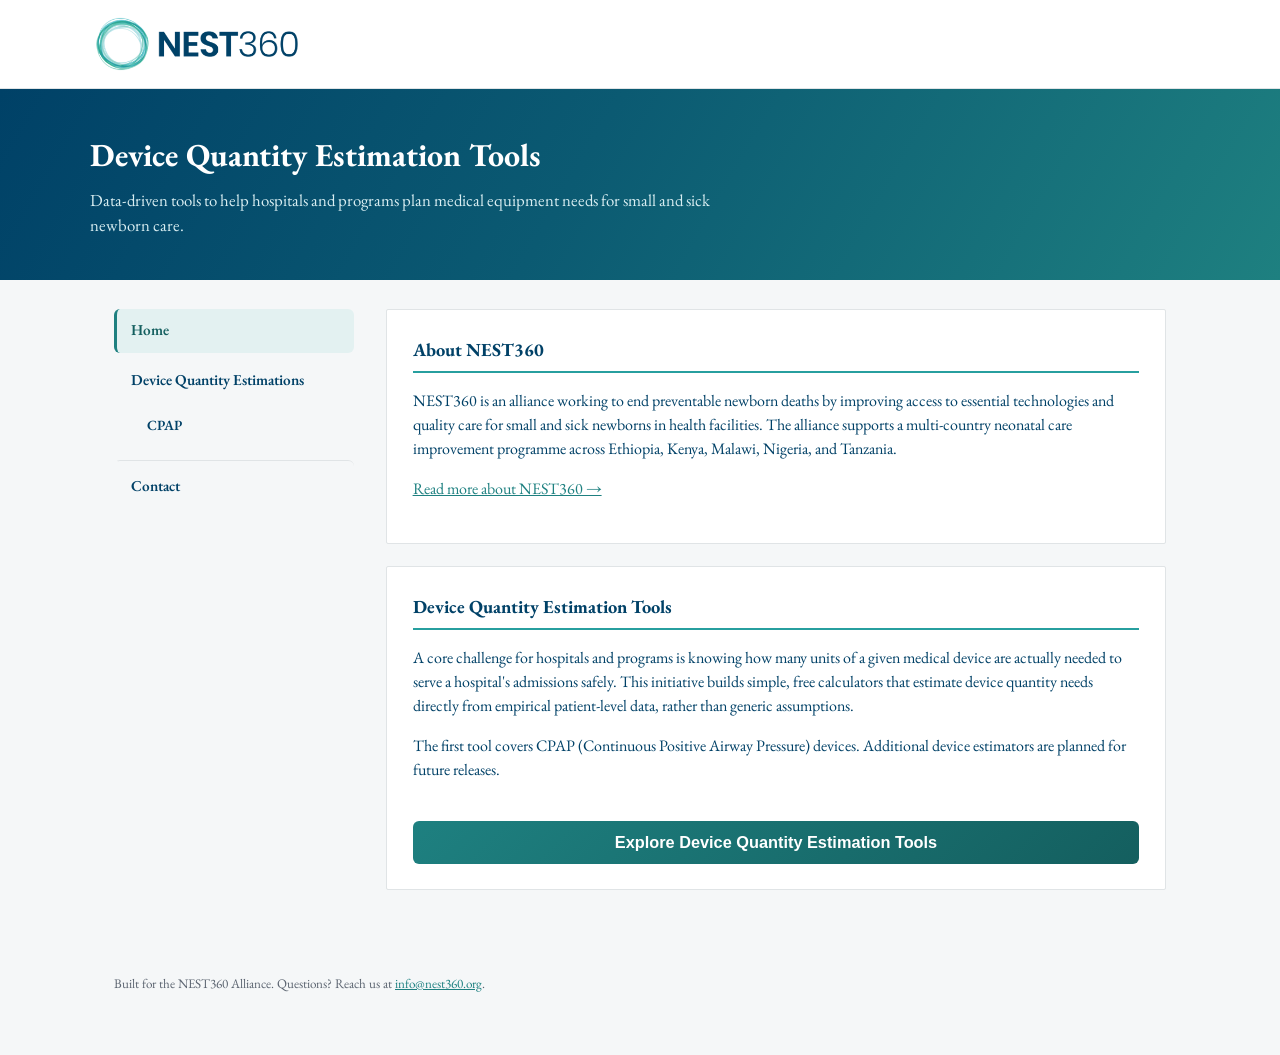
<file: nest360_site/index.html>
<!DOCTYPE html>
<html lang="en">
<head>
<meta charset="UTF-8">
<meta name="viewport" content="width=device-width, initial-scale=1.0">
<title>NEST360 | Device Quantity Estimation Tools</title>
<link rel="icon" type="image/png" href="assets/favicon.png">
<link rel="apple-touch-icon" href="assets/favicon-180.png">
<link rel="preconnect" href="https://fonts.googleapis.com">
<link rel="preconnect" href="https://fonts.gstatic.com" crossorigin>
<link href="https://fonts.googleapis.com/css2?family=EB+Garamond:ital,wght@0,400;0,500;0,600;0,700;1,400&display=swap" rel="stylesheet">
<link rel="stylesheet" href="styles.css">
</head>
<body>

<div class="topbar">
  <div class="topbar-inner">
    <a href="index.html" class="brand">
      <img id="logo" src="assets/nest360-logo.png" alt="NEST360 logo"
           onerror="this.style.display='none'; document.getElementById('logoFallback').style.display='block';" />
      <div id="logoFallback">NEST<span class="accent">360</span></div>
    </a>
  </div>
</div>

<div class="hero">
  <div class="hero-inner">
    <h1>Device Quantity Estimation Tools</h1>
    <p>Data-driven tools to help hospitals and programs plan medical equipment needs for small and sick newborn care.</p>
  </div>
</div>

<div class="layout">

  <aside class="sidebar">
    <nav>
      <a href="index.html" class="active" aria-current="page">Home</a>
      <a href="devices.html">Device Quantity Estimations</a>
      <a href="cpap.html" class="nav-sub">CPAP</a>
      <a href="mailto:info@nest360.org" class="contact-link">Contact</a>
    </nav>
  </aside>

  <main>

    <div class="card">
      <h2>About NEST360</h2>
      <p>NEST360 is an alliance working to end preventable newborn deaths by improving access to essential technologies and quality care for small and sick newborns in health facilities. The alliance supports a multi-country neonatal care improvement programme across Ethiopia, Kenya, Malawi, Nigeria, and Tanzania.</p>
      <p><a href="https://nest360.org/" target="_blank" rel="noopener">Read more about NEST360 &rarr;</a></p>
    </div>

    <div class="card">
      <h2>Device Quantity Estimation Tools</h2>
      <p>A core challenge for hospitals and programs is knowing how many units of a given medical device are actually needed to serve a hospital's admissions safely. This initiative builds simple, free calculators that estimate device quantity needs directly from empirical patient-level data, rather than generic assumptions.</p>
      <p>The first tool covers CPAP (Continuous Positive Airway Pressure) devices. Additional device estimators are planned for future releases.</p>
      <a href="devices.html">
        <button type="button">Explore Device Quantity Estimation Tools</button>
      </a>
    </div>

  </main>

</div>

<footer>
  <p>Built for the NEST360 Alliance. Questions? Reach us at <a href="mailto:info@nest360.org">info@nest360.org</a>.</p>
</footer>

</body>
</html>
</file>
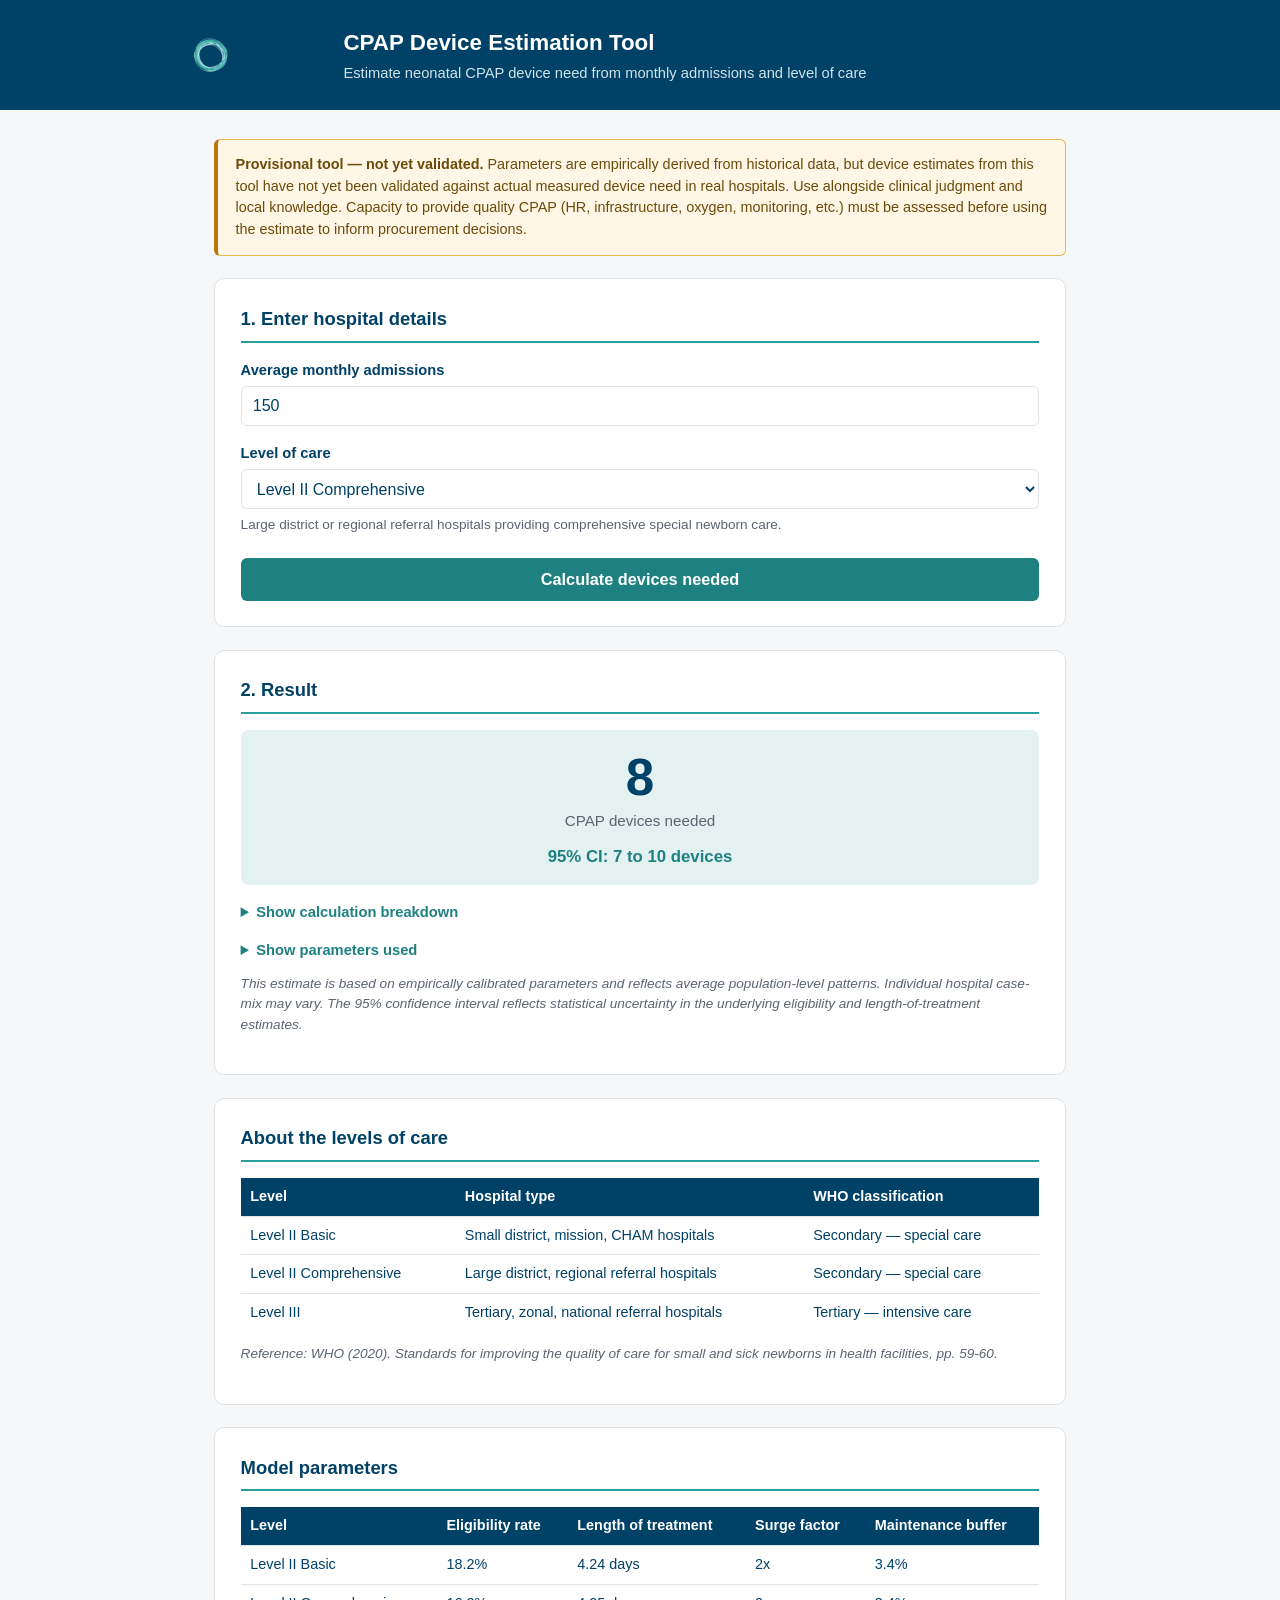
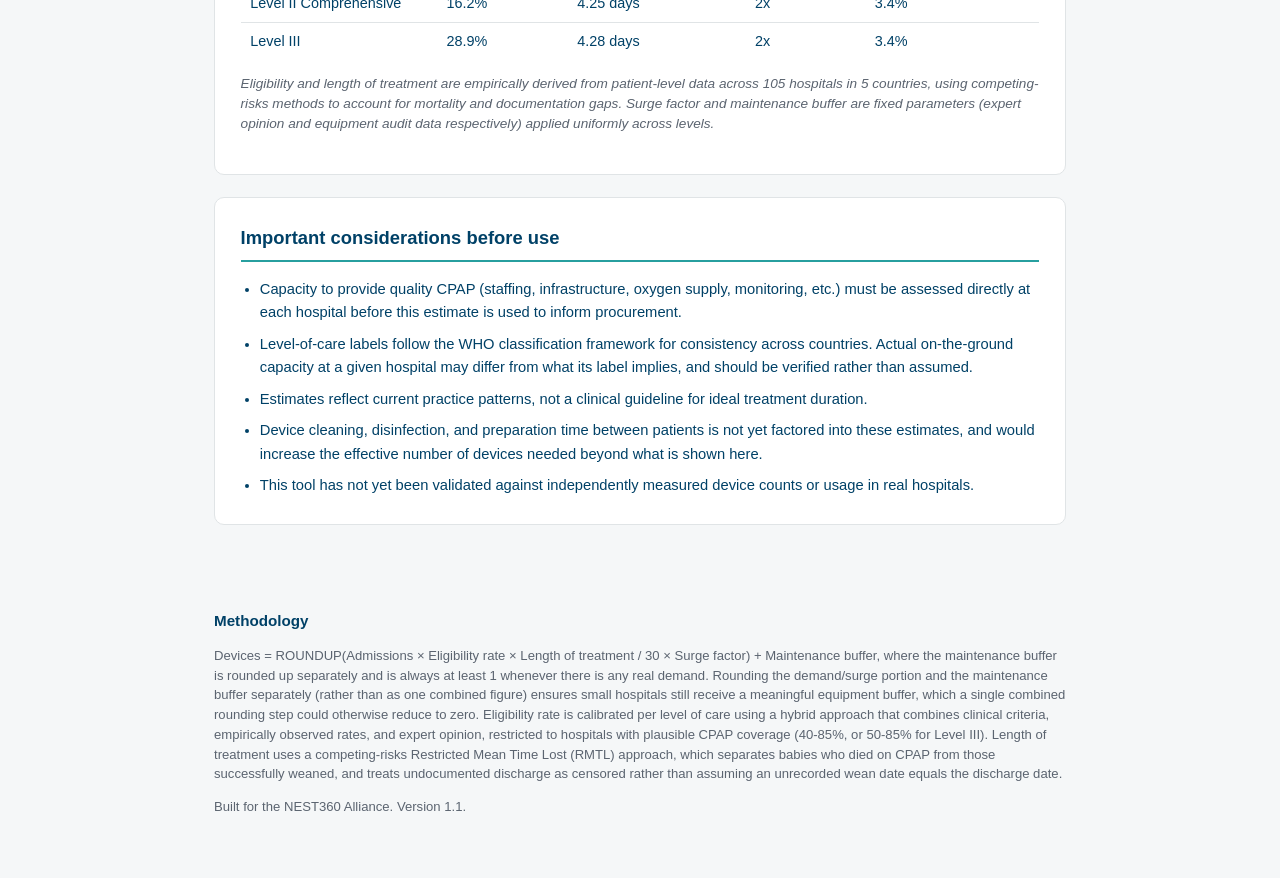
<file: Scripts/index.html>
<!DOCTYPE html>
<html lang="en">
<head>
<meta charset="UTF-8">
<meta name="viewport" content="width=device-width, initial-scale=1.0">
<title>CPAP Device Estimation Tool | NEST360</title>
<style>
  :root {
    --navy: #004167;      /* exact color extracted from NEST360 logo wordmark */
    --navy-dark: #002E48;
    --teal: #279F9F;      /* exact color extracted from NEST360 logo ring (decorative use) */
    --teal-dark: #1E8080; /* darkened for WCAG AA text/button contrast (4.71:1 on white) */
    --teal-light: #E3F1F1;
    --gray: #5B6470;
    --lightbg: #F5F7F8;
    --white: #FFFFFF;
    --border: #E0E4E6;
  }

  * { box-sizing: border-box; }

  body {
    margin: 0;
    font-family: -apple-system, "Calibri", "Segoe UI", Arial, sans-serif;
    background: var(--lightbg);
    color: var(--navy);
    line-height: 1.5;
  }

  header {
    background: var(--navy);
    color: var(--white);
    padding: 1.6rem 1.5rem;
  }

  header .inner {
    max-width: 900px;
    margin: 0 auto;
    display: flex;
    align-items: center;
    gap: 1rem;
  }

  /*
    LOGO
    -----------------
    Points to assets/nest360-logo.png -- keep that file alongside this HTML
    file (same relative path) when you host it. If the image fails to load
    for any reason, a text wordmark fallback is shown automatically so the
    header never looks broken.
  */
  #logo {
    height: 36px;
    width: auto;
    display: block;
  }

  #logoFallback {
    display: none;
    font-family: -apple-system, "Calibri", Arial, sans-serif;
    font-size: 1.3rem;
    font-weight: 800;
    letter-spacing: 0.02em;
    color: var(--white);
  }
  #logoFallback .accent { color: var(--teal); }

  header .titles h1 {
    margin: 0 0 0.2rem 0;
    font-size: 1.4rem;
    font-weight: 700;
  }

  header .titles p {
    margin: 0;
    color: #CFE3EA;
    font-size: 0.92rem;
  }

  main {
    max-width: 900px;
    margin: 0 auto;
    padding: 1.8rem 1.5rem 3rem 1.5rem;
  }

  .card {
    background: var(--white);
    border: 1px solid var(--border);
    border-radius: 10px;
    padding: 1.6rem;
    margin-bottom: 1.4rem;
  }

  .card h2 {
    font-size: 1.15rem;
    margin: 0 0 1rem 0;
    border-bottom: 2px solid var(--teal);
    padding-bottom: 0.5rem;
  }
  /* NOTE: border/underline use is decorative, not text -- --teal (true logo
     color) is fine here. Text and interactive elements below use
     --teal-dark for WCAG AA contrast on white. */

  label {
    display: block;
    font-weight: 600;
    font-size: 0.92rem;
    margin-bottom: 0.35rem;
    margin-top: 1rem;
  }

  label:first-child { margin-top: 0; }

  input[type="number"], select {
    width: 100%;
    padding: 0.6rem 0.7rem;
    font-size: 1rem;
    border: 1px solid var(--border);
    border-radius: 6px;
    background: var(--white);
    color: var(--navy);
    font-family: inherit;
  }

  input[type="number"]:focus, select:focus {
    outline: none;
    border-color: var(--teal-dark);
    box-shadow: 0 0 0 3px var(--teal-light);
  }

  .level-help {
    font-size: 0.85rem;
    color: var(--gray);
    margin-top: 0.35rem;
  }

  button {
    margin-top: 1.4rem;
    width: 100%;
    background: var(--teal-dark);
    color: var(--white);
    border: none;
    border-radius: 6px;
    padding: 0.75rem;
    font-size: 1.02rem;
    font-weight: 700;
    cursor: pointer;
  }

  button:hover { background: #176868; }

  #results { display: none; }

  .result-hero {
    text-align: center;
    padding: 1.4rem 0 1rem 0;
    background: var(--teal-light);
    border-radius: 8px;
  }

  .result-hero .n {
    font-size: 3.2rem;
    font-weight: 700;
    color: var(--navy);
    line-height: 1;
  }

  .result-hero .label {
    color: var(--gray);
    font-size: 0.95rem;
    margin-top: 0.4rem;
  }

  .result-hero .ci {
    margin-top: 0.7rem;
    font-size: 1.05rem;
    color: var(--teal-dark);
    font-weight: 700;
  }

  table {
    width: 100%;
    border-collapse: collapse;
    font-size: 0.9rem;
    margin-top: 0.5rem;
  }

  th, td {
    text-align: left;
    padding: 0.5rem 0.6rem;
    border-bottom: 1px solid var(--border);
  }

  th {
    background: var(--navy);
    color: var(--white);
    font-weight: 600;
  }

  tr:last-child td { border-bottom: none; }

  .breakdown-step {
    display: flex;
    justify-content: space-between;
    padding: 0.5rem 0;
    border-bottom: 1px dashed var(--border);
    font-size: 0.92rem;
  }

  .breakdown-step:last-child { border-bottom: none; }

  .breakdown-step .k { color: var(--gray); }
  .breakdown-step .v { font-weight: 600; color: var(--navy); }

  details {
    margin-top: 1rem;
  }

  summary {
    cursor: pointer;
    font-weight: 600;
    font-size: 0.92rem;
    color: var(--teal-dark);
  }

  .note {
    font-size: 0.85rem;
    color: var(--gray);
    font-style: italic;
    margin-top: 0.8rem;
  }

  footer {
    max-width: 900px;
    margin: 0 auto;
    padding: 0 1.5rem 3rem 1.5rem;
    font-size: 0.82rem;
    color: var(--gray);
  }

  footer h3 {
    font-size: 0.95rem;
    color: var(--navy);
    margin-bottom: 0.4rem;
  }

  .validation-banner {
    background: #FFF6E5;
    border: 1px solid #E8B84B;
    border-left: 4px solid #B8790A;
    color: #6B4A0A;
    padding: 0.9rem 1.1rem;
    border-radius: 6px;
    margin-bottom: 1.4rem;
    font-size: 0.9rem;
  }

  .validation-banner strong {
    color: #6B4A0A;
  }

  .considerations-list {
    margin: 0;
    padding-left: 1.2rem;
    color: var(--navy);
    font-size: 0.92rem;
    line-height: 1.6;
  }

  .considerations-list li {
    margin-bottom: 0.5rem;
  }

  .considerations-list li:last-child {
    margin-bottom: 0;
  }
</style>
</head>
<body>

<header>
  <div class="inner">
    <img id="logo" src="assets/nest360-logo.png" alt="NEST360 logo"
         onerror="this.style.display='none'; document.getElementById('logoFallback').style.display='block';" />
    <div id="logoFallback">NEST<span class="accent">360</span></div>
    <div class="titles">
      <h1>CPAP Device Estimation Tool</h1>
      <p>Estimate neonatal CPAP device need from monthly admissions and level of care</p>
    </div>
  </div>
</header>

<main>

  <div class="validation-banner">
    <strong>Provisional tool — not yet validated.</strong> Parameters are empirically derived from historical data, but device estimates from this tool have not yet been validated against actual measured device need in real hospitals. Use alongside clinical judgment and local knowledge. Capacity to provide quality CPAP (HR, infrastructure, oxygen, monitoring, etc.) must be assessed before using the estimate to inform procurement decisions.</div>


  <div class="card">
    <h2>1. Enter hospital details</h2>

    <label for="admits">Average monthly admissions</label>
    <input type="number" id="admits" min="0" step="1" value="150" />

    <label for="level">Level of care</label>
    <select id="level">
      <option value="Level II Basic">Level II Basic</option>
      <option value="Level II Comprehensive" selected>Level II Comprehensive</option>
      <option value="Level III">Level III</option>
    </select>
    <div class="level-help" id="levelHelp"></div>

    <button id="calcBtn">Calculate devices needed</button>
  </div>

  <div class="card" id="results">
    <h2>2. Result</h2>

    <div class="result-hero">
      <div class="n" id="resultDevices">-</div>
      <div class="label">CPAP devices needed</div>
      <div class="ci" id="resultCI"></div>
    </div>

    <details>
      <summary>Show calculation breakdown</summary>
      <div id="breakdown" style="margin-top:0.8rem;"></div>
    </details>

    <details>
      <summary>Show parameters used</summary>
      <div id="paramsUsed" style="margin-top:0.8rem;"></div>
    </details>

    <p class="note">This estimate is based on empirically calibrated parameters and reflects average population-level patterns. Individual hospital case-mix may vary. The 95% confidence interval reflects statistical uncertainty in the underlying eligibility and length-of-treatment estimates.</p>
  </div>

  <div class="card">
    <h2>About the levels of care</h2>
    <table>
      <tr><th>Level</th><th>Hospital type</th><th>WHO classification</th></tr>
      <tr>
        <td>Level II Basic</td>
        <td>Small district, mission, CHAM hospitals</td>
        <td>Secondary — special care</td>
      </tr>
      <tr>
        <td>Level II Comprehensive</td>
        <td>Large district, regional referral hospitals</td>
        <td>Secondary — special care</td>
      </tr>
      <tr>
        <td>Level III</td>
        <td>Tertiary, zonal, national referral hospitals</td>
        <td>Tertiary — intensive care</td>
      </tr>
    </table>
    <p class="note">Reference: WHO (2020). Standards for improving the quality of care for small and sick newborns in health facilities, pp. 59-60.</p>
  </div>

  <div class="card">
    <h2>Model parameters</h2>
    <table id="paramsTable">
      <tr><th>Level</th><th>Eligibility rate</th><th>Length of treatment</th><th>Surge factor</th><th>Maintenance buffer</th></tr>
    </table>
    <p class="note">Eligibility and length of treatment are empirically derived from patient-level data across 105 hospitals in 5 countries, using competing-risks methods to account for mortality and documentation gaps. Surge factor and maintenance buffer are fixed parameters (expert opinion and equipment audit data respectively) applied uniformly across levels.</p>
  </div>

  <div class="card">
    <h2>Important considerations before use</h2>
    <ul class="considerations-list">
      <li>Capacity to provide quality CPAP (staffing, infrastructure, oxygen supply, monitoring, etc.) must be assessed directly at each hospital before this estimate is used to inform procurement.</li>
      <li>Level-of-care labels follow the WHO classification framework for consistency across countries. Actual on-the-ground capacity at a given hospital may differ from what its label implies, and should be verified rather than assumed.</li>
      <li>Estimates reflect current practice patterns, not a clinical guideline for ideal treatment duration.</li>
      <li>Device cleaning, disinfection, and preparation time between patients is not yet factored into these estimates, and would increase the effective number of devices needed beyond what is shown here.</li>
      <li>This tool has not yet been validated against independently measured device counts or usage in real hospitals.</li>
    </ul>
  </div>

</main>

<footer>
  <h3>Methodology</h3>
  <p>
    Devices = ROUNDUP(Admissions &times; Eligibility rate &times; Length of treatment / 30 &times; Surge factor) + Maintenance buffer, where the maintenance buffer is rounded up separately and is always at least 1 whenever there is any real demand. Rounding the demand/surge portion and the maintenance buffer separately (rather than as one combined figure) ensures small hospitals still receive a meaningful equipment buffer, which a single combined rounding step could otherwise reduce to zero.
    Eligibility rate is calibrated per level of care using a hybrid approach that combines clinical criteria, empirically observed rates, and expert opinion, restricted to hospitals with plausible CPAP coverage (40-85%, or 50-85% for Level III).
    Length of treatment uses a competing-risks Restricted Mean Time Lost (RMTL) approach, which separates babies who died on CPAP from those successfully weaned, and treats undocumented discharge as censored rather than assuming an unrecorded wean date equals the discharge date.
  </p>
  <p style="margin-top:0.8rem;">Built for the NEST360 Alliance. Version 1.1.</p>
</footer>

<script>
// ============================================================================
// Core calculation logic — tested against the validated R pipeline output.
//
// v1.1 (two-stage rounding, revised at a PI's request): v1.0 rounded once,
// at the very end, after multiplying concurrent demand, surge, and
// maintenance buffer all together. For small hospitals, the maintenance
// buffer (3.4% of a small number) was frequently well under 1 device and
// vanished once folded into a single shared ceiling -- giving small
// hospitals effectively no equipment-failure buffer, even though losing 1
// device is a much bigger share of total capacity for a small hospital
// than a large one.
//
// v1.1 fixes this with TWO rounding stages, not three independent ones:
//   base   = ceil(daily_concurrent * surge)          -- demand + surge together
//   buffer = 0                        if base == 0   -- no phantom spare when
//          = max(1, ceil(base * maintenance))          there is no real demand
//   devices_needed = base + buffer
// Concurrent demand and surge are deliberately combined and rounded
// together (not each on its own) -- rounding all three stages
// independently was evaluated and rejected: since ceil() only ever rounds
// up, three separate ceilings compound into a much bigger inflation
// (~33% higher at low volume in testing) than the two-stage version, which
// isolates the fix to exactly the buffer blind spot and converges back to
// the v1.0 result as hospital size grows (verified identical at Level III /
// 2000 admits/month: 171 devices either way).
//
// The 95% CI applies this SAME two-stage transform to the continuous
// peak-demand value plus/minus 1.96 x SE, rather than computing the
// interval separately -- guaranteeing the point estimate always sits
// inside its own confidence interval.
// ============================================================================

const PARAMS = {
  "Level II Basic": {
    eligible_rate_median: 0.182, eligible_rate_se: 0.00849,
    los_median: 4.24, los_se: 0.369
  },
  "Level II Comprehensive": {
    eligible_rate_median: 0.162, eligible_rate_se: 0.00971,
    los_median: 4.25, los_se: 0.361
  },
  "Level III": {
    eligible_rate_median: 0.289, eligible_rate_se: 0.0296,
    los_median: 4.28, los_se: 0.321
  }
};

const SURGE = 2.0;
const MAINTENANCE = 0.034;

const LEVEL_HELP = {
  "Level II Basic": "Small district, mission, or CHAM hospitals providing basic special newborn care.",
  "Level II Comprehensive": "Large district or regional referral hospitals providing comprehensive special newborn care.",
  "Level III": "Tertiary, zonal, or national referral hospitals providing intensive newborn care."
};

function round2(x) { return Math.round(x * 100) / 100; }

// Single source of truth for the two-stage rounding transform. Used for
// both the point estimate and both CI bounds, so all three are always
// discretized identically (point estimate is guaranteed to sit inside the
// CI).
function devicesFromPeakDemand(peakDemand, maintenanceBuffer) {
  peakDemand = Math.max(0, peakDemand); // guard against a negative CI bound
  const base = Math.ceil(peakDemand);
  if (base <= 0) return 0; // no real demand -> no phantom spare
  const buffer = Math.max(1, Math.ceil(base * maintenanceBuffer));
  return base + buffer;
}

function estimateCpapDevices(monthlyAdmits, levelOfCare) {
  const p = PARAMS[levelOfCare];
  if (!p) throw new Error("Invalid level: " + levelOfCare);

  const elig = p.eligible_rate_median;
  const seElig = p.eligible_rate_se;
  const los = p.los_median;
  const seLos = p.los_se;

  const dailyConcurrent = (monthlyAdmits * elig * los) / 30;
  const peakDemand = dailyConcurrent * SURGE; // continuous -- NOT rounded here

  const devicesNeeded = devicesFromPeakDemand(peakDemand, MAINTENANCE);
  const baseDevices = Math.ceil(Math.max(0, peakDemand));
  const bufferDevices = devicesNeeded - baseDevices;

  const seTotal = peakDemand * Math.sqrt(
    Math.pow(seElig / elig, 2) + Math.pow(seLos / los, 2)
  );

  const ciLower = devicesFromPeakDemand(peakDemand - 1.96 * seTotal, MAINTENANCE);
  const ciUpper = devicesFromPeakDemand(peakDemand + 1.96 * seTotal, MAINTENANCE);

  return {
    levelOfCare, monthlyAdmits,

    dailyConcurrent: round2(dailyConcurrent),
    peakDemand: round2(peakDemand),
    baseDevices, bufferDevices,
    devicesNeeded, ciLower, ciUpper,
    seTotal: round2(seTotal),
    paramsUsed: { eligibilityRate: elig, losDays: los, surge: SURGE, maintenance: MAINTENANCE }
  };
}

// ------------------------------------------------------------------------
// UI wiring
// ------------------------------------------------------------------------

const admitsInput = document.getElementById("admits");
const levelSelect = document.getElementById("level");
const levelHelp = document.getElementById("levelHelp");
const calcBtn = document.getElementById("calcBtn");
const resultsCard = document.getElementById("results");
const resultDevices = document.getElementById("resultDevices");
const resultCI = document.getElementById("resultCI");
const breakdownEl = document.getElementById("breakdown");
const paramsUsedEl = document.getElementById("paramsUsed");
const paramsTable = document.getElementById("paramsTable");

function updateLevelHelp() {
  levelHelp.textContent = LEVEL_HELP[levelSelect.value] || "";
}
levelSelect.addEventListener("change", updateLevelHelp);
updateLevelHelp();

function runCalculation() {
  const admits = parseFloat(admitsInput.value);
  const level = levelSelect.value;

  if (isNaN(admits) || admits < 0) {
    alert("Please enter a valid, non-negative number of monthly admissions.");
    return;
  }

  const r = estimateCpapDevices(admits, level);

  resultsCard.style.display = "block";
  resultDevices.textContent = r.devicesNeeded;
  resultCI.textContent = "95% CI: " + r.ciLower + " to " + r.ciUpper + " devices";

  breakdownEl.innerHTML = `
    <div class="breakdown-step"><span class="k">Daily concurrent demand</span><span class="v">${r.dailyConcurrent}</span></div>
    <div class="breakdown-step"><span class="k">Peak demand (with surge)</span><span class="v">${r.peakDemand}</span></div>
    <div class="breakdown-step"><span class="k">Base devices (peak demand, rounded up)</span><span class="v">${r.baseDevices}</span></div>
    <div class="breakdown-step"><span class="k">+ Maintenance buffer (at least 1 spare)</span><span class="v">${r.bufferDevices}</span></div>
    <div class="breakdown-step"><span class="k">Devices needed</span><span class="v">${r.devicesNeeded}</span></div>
  `;

  paramsUsedEl.innerHTML = `
    <div class="breakdown-step"><span class="k">Eligibility rate</span><span class="v">${(r.paramsUsed.eligibilityRate * 100).toFixed(1)}%</span></div>
    <div class="breakdown-step"><span class="k">Length of treatment</span><span class="v">${r.paramsUsed.losDays} days</span></div>
    <div class="breakdown-step"><span class="k">Surge factor</span><span class="v">${r.paramsUsed.surge}x</span></div>
    <div class="breakdown-step"><span class="k">Maintenance buffer</span><span class="v">${(r.paramsUsed.maintenance * 100).toFixed(1)}%</span></div>
  `;

  if (typeof resultsCard.scrollIntoView === "function") {
    resultsCard.scrollIntoView({ behavior: "smooth", block: "nearest" });
  }
}

calcBtn.addEventListener("click", runCalculation);
admitsInput.addEventListener("keydown", (e) => { if (e.key === "Enter") runCalculation(); });

// Populate the static parameters table
(function populateParamsTable() {
  const order = ["Level II Basic", "Level II Comprehensive", "Level III"];
  for (const lvl of order) {
    const p = PARAMS[lvl];
    const row = document.createElement("tr");
    row.innerHTML = `
      <td>${lvl}</td>
      <td>${(p.eligible_rate_median * 100).toFixed(1)}%</td>
      <td>${p.los_median} days</td>
      <td>${SURGE}x</td>
      <td>${(MAINTENANCE * 100).toFixed(1)}%</td>
    `;
    paramsTable.appendChild(row);
  }
})();

// Run once on load with the default values so the page isn't empty
runCalculation();
</script>

</body>
</html>
</file>
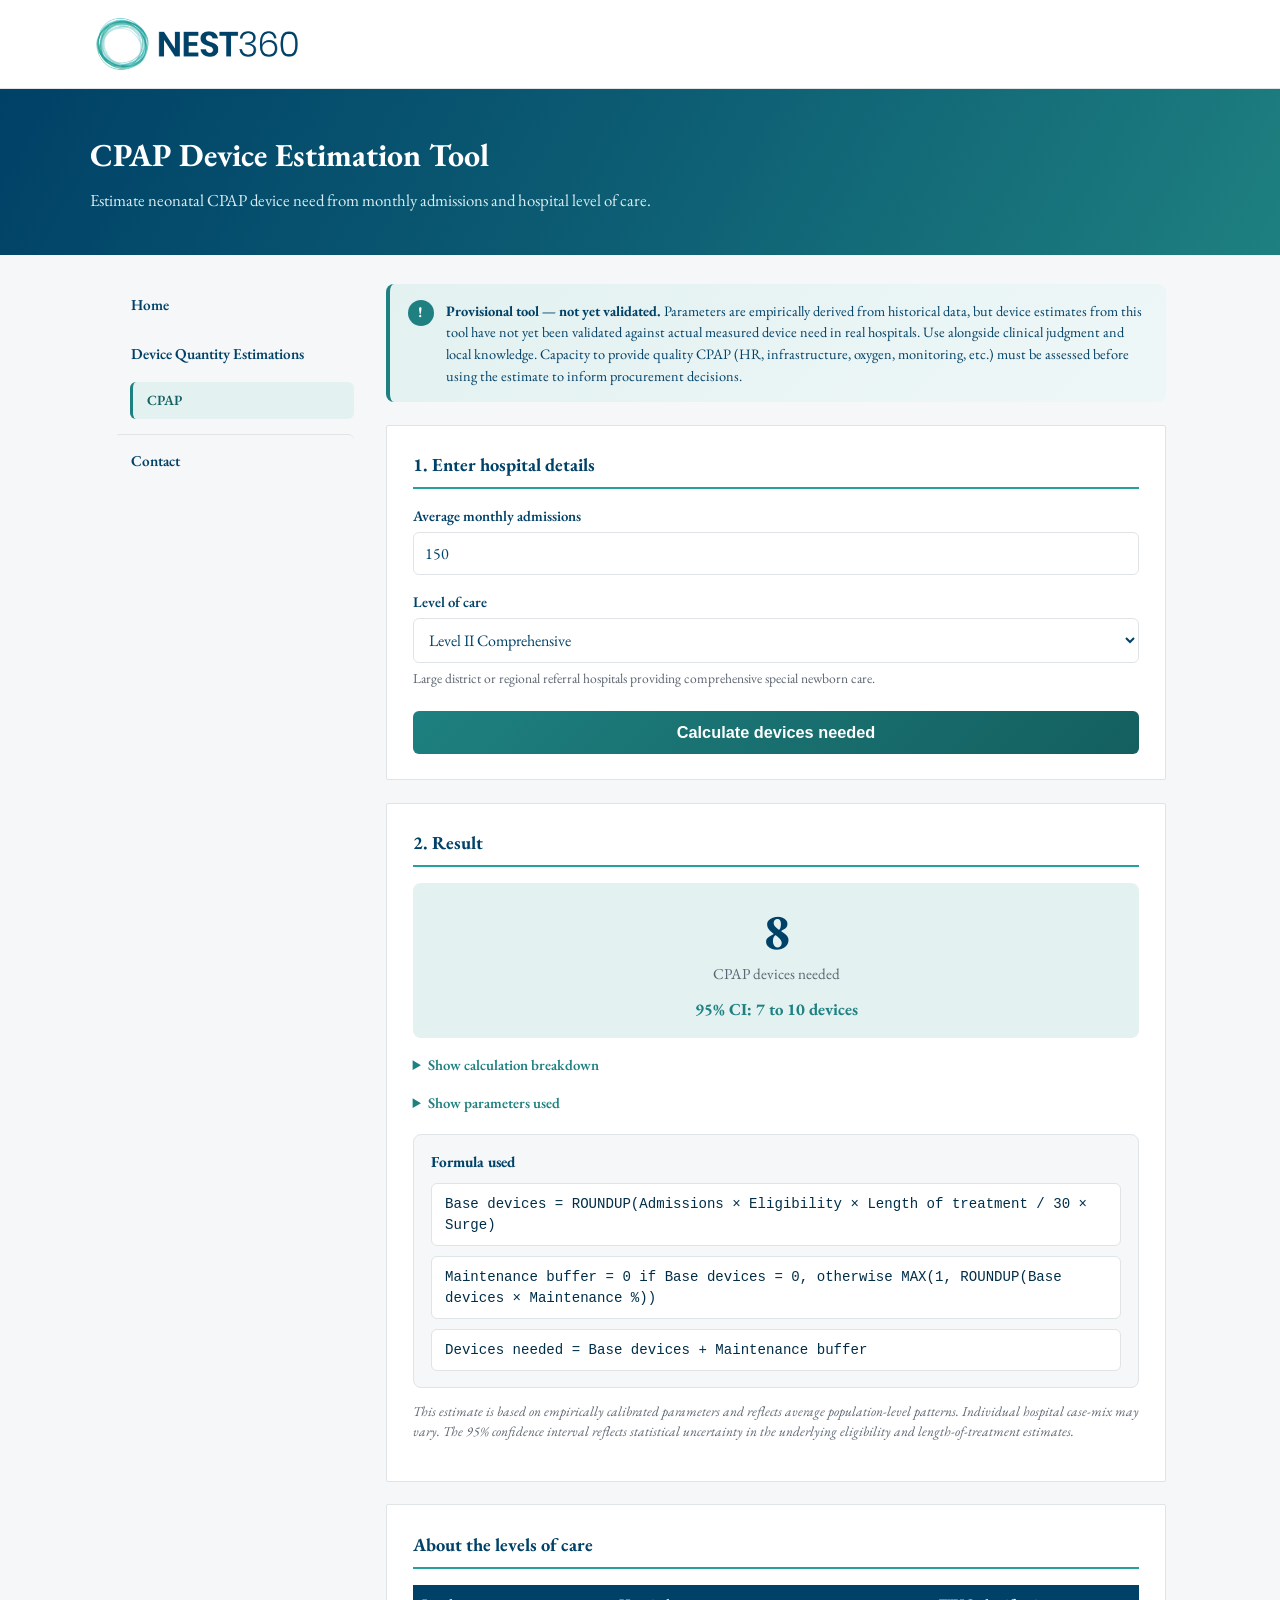
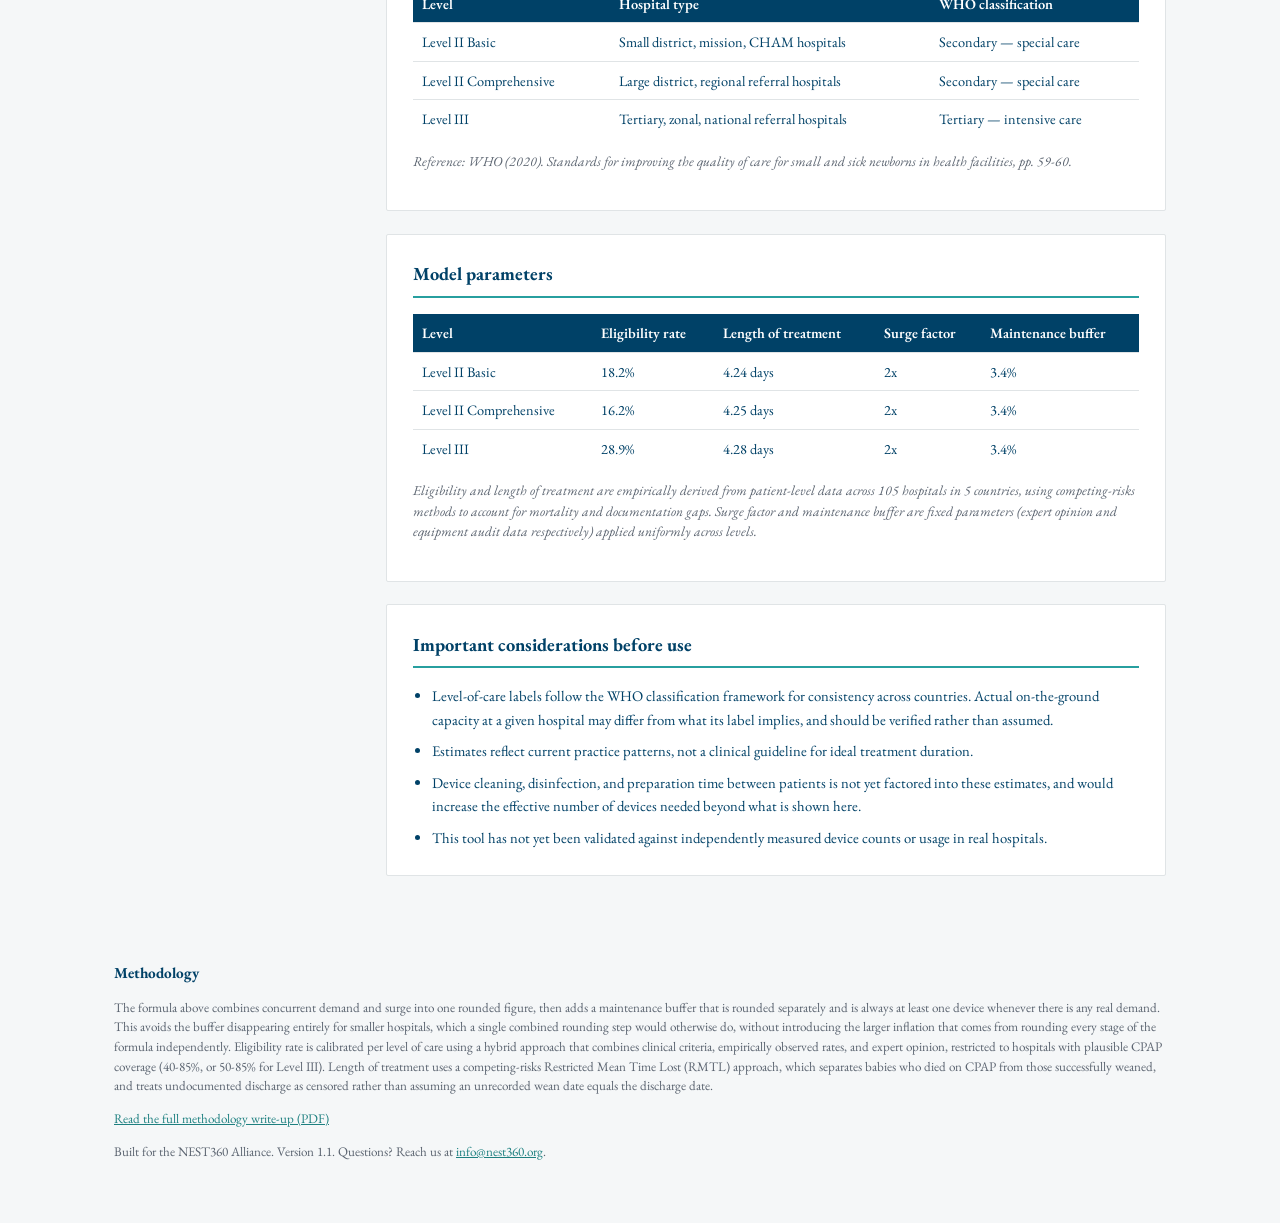
<file: nest360_site/cpap.html>
<!DOCTYPE html>
<html lang="en">
<head>
<meta charset="UTF-8">
<meta name="viewport" content="width=device-width, initial-scale=1.0">
<title>CPAP Device Estimation Tool | NEST360</title>
<link rel="icon" type="image/png" href="assets/favicon.png">
<link rel="apple-touch-icon" href="assets/favicon-180.png">
<link rel="preconnect" href="https://fonts.googleapis.com">
<link rel="preconnect" href="https://fonts.gstatic.com" crossorigin>
<link href="https://fonts.googleapis.com/css2?family=EB+Garamond:ital,wght@0,400;0,500;0,600;0,700;1,400&display=swap" rel="stylesheet">
<link rel="stylesheet" href="styles.css">
</head>
<body>

<div class="topbar">
  <div class="topbar-inner">
    <a href="index.html" class="brand">
      <img id="logo" src="assets/nest360-logo.png" alt="NEST360 logo"
           onerror="this.style.display='none'; document.getElementById('logoFallback').style.display='block';" />
      <div id="logoFallback">NEST<span class="accent">360</span></div>
    </a>
  </div>
</div>

<div class="hero">
  <div class="hero-inner">
    <h1>CPAP Device Estimation Tool</h1>
    <p>Estimate neonatal CPAP device need from monthly admissions and hospital level of care.</p>
  </div>
</div>

<div class="layout">

  <aside class="sidebar">
    <nav>
      <a href="index.html">Home</a>
      <a href="devices.html">Device Quantity Estimations</a>
      <a href="cpap.html" class="nav-sub active" aria-current="page">CPAP</a>
      <a href="mailto:info@nest360.org" class="contact-link">Contact</a>
    </nav>
  </aside>

  <main>

  <div class="advisory-note">
    <div class="icon">!</div>
    <div>
      <strong>Provisional tool — not yet validated.</strong> Parameters are empirically derived from historical data, but device estimates from this tool have not yet been validated against actual measured device need in real hospitals. Use alongside clinical judgment and local knowledge. Capacity to provide quality CPAP (HR, infrastructure, oxygen, monitoring, etc.) must be assessed before using the estimate to inform procurement decisions.
    </div>
  </div>

  <div class="card">
    <h2>1. Enter hospital details</h2>

    <label for="admits">Average monthly admissions</label>
    <input type="number" id="admits" min="0" step="1" value="150" />

    <label for="level">Level of care</label>
    <select id="level">
      <option value="Level II Basic">Level II Basic</option>
      <option value="Level II Comprehensive" selected>Level II Comprehensive</option>
      <option value="Level III">Level III</option>
    </select>
    <div class="level-help" id="levelHelp"></div>

    <button id="calcBtn">Calculate devices needed</button>
  </div>

  <div class="card" id="results">
    <h2>2. Result</h2>

    <div class="result-hero">
      <div class="n" id="resultDevices">-</div>
      <div class="label">CPAP devices needed</div>
      <div class="ci" id="resultCI"></div>
    </div>

    <details>
      <summary>Show calculation breakdown</summary>
      <div id="breakdown" style="margin-top:0.8rem;"></div>
    </details>

    <details>
      <summary>Show parameters used</summary>
      <div id="paramsUsed" style="margin-top:0.8rem;"></div>
    </details>

    <div class="formula-block">
      <h3>Formula used</h3>
      <p class="formula-expression">Base devices = ROUNDUP(Admissions &times; Eligibility &times; Length of treatment / 30 &times; Surge)</p>
      <p class="formula-expression">Maintenance buffer = 0 if Base devices = 0, otherwise MAX(1, ROUNDUP(Base devices &times; Maintenance %))</p>
      <p class="formula-expression">Devices needed = Base devices + Maintenance buffer</p>
    </div>

    <p class="note">This estimate is based on empirically calibrated parameters and reflects average population-level patterns. Individual hospital case-mix may vary. The 95% confidence interval reflects statistical uncertainty in the underlying eligibility and length-of-treatment estimates.</p>
  </div>

  <div class="card">
    <h2>About the levels of care</h2>
    <table>
      <tr><th>Level</th><th>Hospital type</th><th>WHO classification</th></tr>
      <tr>
        <td>Level II Basic</td>
        <td>Small district, mission, CHAM hospitals</td>
        <td>Secondary — special care</td>
      </tr>
      <tr>
        <td>Level II Comprehensive</td>
        <td>Large district, regional referral hospitals</td>
        <td>Secondary — special care</td>
      </tr>
      <tr>
        <td>Level III</td>
        <td>Tertiary, zonal, national referral hospitals</td>
        <td>Tertiary — intensive care</td>
      </tr>
    </table>
    <p class="note">Reference: WHO (2020). Standards for improving the quality of care for small and sick newborns in health facilities, pp. 59-60.</p>
  </div>

  <div class="card">
    <h2>Model parameters</h2>
    <table id="paramsTable">
      <tr><th>Level</th><th>Eligibility rate</th><th>Length of treatment</th><th>Surge factor</th><th>Maintenance buffer</th></tr>
    </table>
    <p class="note">Eligibility and length of treatment are empirically derived from patient-level data across 105 hospitals in 5 countries, using competing-risks methods to account for mortality and documentation gaps. Surge factor and maintenance buffer are fixed parameters (expert opinion and equipment audit data respectively) applied uniformly across levels.</p>
  </div>

  <div class="card">
    <h2>Important considerations before use</h2>
    <ul class="considerations-list">
      <li>Level-of-care labels follow the WHO classification framework for consistency across countries. Actual on-the-ground capacity at a given hospital may differ from what its label implies, and should be verified rather than assumed.</li>
      <li>Estimates reflect current practice patterns, not a clinical guideline for ideal treatment duration.</li>
      <li>Device cleaning, disinfection, and preparation time between patients is not yet factored into these estimates, and would increase the effective number of devices needed beyond what is shown here.</li>
      <li>This tool has not yet been validated against independently measured device counts or usage in real hospitals.</li>
    </ul>
  </div>

  </main>

</div>

<footer>
  <h3>Methodology</h3>
  <p>
    The formula above combines concurrent demand and surge into one rounded figure, then adds a maintenance buffer that is rounded separately and is always at least one device whenever there is any real demand. This avoids the buffer disappearing entirely for smaller hospitals, which a single combined rounding step would otherwise do, without introducing the larger inflation that comes from rounding every stage of the formula independently.
    Eligibility rate is calibrated per level of care using a hybrid approach that combines clinical criteria, empirically observed rates, and expert opinion, restricted to hospitals with plausible CPAP coverage (40-85%, or 50-85% for Level III).
    Length of treatment uses a competing-risks Restricted Mean Time Lost (RMTL) approach, which separates babies who died on CPAP from those successfully weaned, and treats undocumented discharge as censored rather than assuming an unrecorded wean date equals the discharge date.
  </p>
  <p style="margin-top:0.8rem;"><a href="assets/CPAP_Tool_Methodology.pdf" target="_blank">Read the full methodology write-up (PDF)</a></p>
  <p style="margin-top:0.8rem;">Built for the NEST360 Alliance. Version 1.1. Questions? Reach us at <a href="mailto:info@nest360.org">info@nest360.org</a>.</p>
</footer>

<script>
// ============================================================================
// Core calculation logic — tested against the validated R pipeline output.
//
// v1.1 (two-stage rounding, revised at a PI's request): v1.0 rounded once,
// at the very end, after multiplying concurrent demand, surge, and
// maintenance buffer all together. For small hospitals, the maintenance
// buffer (3.4% of a small number) was frequently well under 1 device and
// vanished once folded into a single shared ceiling -- giving small
// hospitals effectively no equipment-failure buffer, even though losing 1
// device is a much bigger share of total capacity for a small hospital
// than a large one.
//
// v1.1 fixes this with TWO rounding stages, not three independent ones:
//   base   = ceil(daily_concurrent * surge)          -- demand + surge together
//   buffer = 0                        if base == 0   -- no phantom spare when
//          = max(1, ceil(base * maintenance))          there is no real demand
//   devices_needed = base + buffer
// Concurrent demand and surge are deliberately combined and rounded
// together (not each on its own) -- rounding all three stages
// independently was evaluated and rejected: since ceil() only ever rounds
// up, three separate ceilings compound into a much bigger inflation
// (~33% higher at low volume in testing) than the two-stage version, which
// isolates the fix to exactly the buffer blind spot and converges back to
// the v1.0 result as hospital size grows (verified identical at Level III /
// 2000 admits/month: 171 devices either way).
//
// The 95% CI applies this SAME two-stage transform to the continuous
// peak-demand value plus/minus 1.96 x SE, rather than computing the
// interval separately -- guaranteeing the point estimate always sits
// inside its own confidence interval.
// ============================================================================

const PARAMS = {
  "Level II Basic": {
    eligible_rate_median: 0.182, eligible_rate_se: 0.00849,
    los_median: 4.24, los_se: 0.369
  },
  "Level II Comprehensive": {
    eligible_rate_median: 0.162, eligible_rate_se: 0.00971,
    los_median: 4.25, los_se: 0.361
  },
  "Level III": {
    eligible_rate_median: 0.289, eligible_rate_se: 0.0296,
    los_median: 4.28, los_se: 0.321
  }
};

const SURGE = 2.0;
const MAINTENANCE = 0.034;

const LEVEL_HELP = {
  "Level II Basic": "Small district, mission, or CHAM hospitals providing basic special newborn care.",
  "Level II Comprehensive": "Large district or regional referral hospitals providing comprehensive special newborn care.",
  "Level III": "Tertiary, zonal, or national referral hospitals providing intensive newborn care."
};

function round2(x) { return Math.round(x * 100) / 100; }

// Single source of truth for the two-stage rounding transform. Used for
// both the point estimate and both CI bounds, so all three are always
// discretized identically (point estimate is guaranteed to sit inside the
// CI).
function devicesFromPeakDemand(peakDemand, maintenanceBuffer) {
  peakDemand = Math.max(0, peakDemand); // guard against a negative CI bound
  const base = Math.ceil(peakDemand);
  if (base <= 0) return 0; // no real demand -> no phantom spare
  const buffer = Math.max(1, Math.ceil(base * maintenanceBuffer));
  return base + buffer;
}

function estimateCpapDevices(monthlyAdmits, levelOfCare) {
  const p = PARAMS[levelOfCare];
  if (!p) throw new Error("Invalid level: " + levelOfCare);

  const elig = p.eligible_rate_median;
  const seElig = p.eligible_rate_se;
  const los = p.los_median;
  const seLos = p.los_se;

  const dailyConcurrent = (monthlyAdmits * elig * los) / 30;
  const peakDemand = dailyConcurrent * SURGE; // continuous -- NOT rounded here

  const devicesNeeded = devicesFromPeakDemand(peakDemand, MAINTENANCE);
  const baseDevices = Math.ceil(Math.max(0, peakDemand));
  const bufferDevices = devicesNeeded - baseDevices;

  const seTotal = peakDemand * Math.sqrt(
    Math.pow(seElig / elig, 2) + Math.pow(seLos / los, 2)
  );

  const ciLower = devicesFromPeakDemand(peakDemand - 1.96 * seTotal, MAINTENANCE);
  const ciUpper = devicesFromPeakDemand(peakDemand + 1.96 * seTotal, MAINTENANCE);

  return {
    levelOfCare, monthlyAdmits,

    dailyConcurrent: round2(dailyConcurrent),
    peakDemand: round2(peakDemand),
    baseDevices, bufferDevices,
    devicesNeeded, ciLower, ciUpper,
    seTotal: round2(seTotal),
    paramsUsed: { eligibilityRate: elig, losDays: los, surge: SURGE, maintenance: MAINTENANCE }
  };
}

// ------------------------------------------------------------------------
// UI wiring
// ------------------------------------------------------------------------

const admitsInput = document.getElementById("admits");
const levelSelect = document.getElementById("level");
const levelHelp = document.getElementById("levelHelp");
const calcBtn = document.getElementById("calcBtn");
const resultsCard = document.getElementById("results");
const resultDevices = document.getElementById("resultDevices");
const resultCI = document.getElementById("resultCI");
const breakdownEl = document.getElementById("breakdown");
const paramsUsedEl = document.getElementById("paramsUsed");
const paramsTable = document.getElementById("paramsTable");

function updateLevelHelp() {
  levelHelp.textContent = LEVEL_HELP[levelSelect.value] || "";
}
levelSelect.addEventListener("change", updateLevelHelp);
updateLevelHelp();

function runCalculation() {
  const admits = parseFloat(admitsInput.value);
  const level = levelSelect.value;

  if (isNaN(admits) || admits < 0) {
    alert("Please enter a valid, non-negative number of monthly admissions.");
    return;
  }

  const r = estimateCpapDevices(admits, level);

  resultsCard.style.display = "block";
  resultDevices.textContent = r.devicesNeeded;
  resultCI.textContent = "95% CI: " + r.ciLower + " to " + r.ciUpper + " devices";

  breakdownEl.innerHTML = `
    <div class="breakdown-step"><span class="k">Daily concurrent demand</span><span class="v">${r.dailyConcurrent}</span></div>
    <div class="breakdown-step"><span class="k">Peak demand (with surge)</span><span class="v">${r.peakDemand}</span></div>
    <div class="breakdown-step"><span class="k">Base devices (peak demand, rounded up)</span><span class="v">${r.baseDevices}</span></div>
    <div class="breakdown-step"><span class="k">+ Maintenance buffer (at least 1 spare)</span><span class="v">${r.bufferDevices}</span></div>
    <div class="breakdown-step"><span class="k">Devices needed</span><span class="v">${r.devicesNeeded}</span></div>
  `;

  paramsUsedEl.innerHTML = `
    <div class="breakdown-step"><span class="k">Eligibility rate</span><span class="v">${(r.paramsUsed.eligibilityRate * 100).toFixed(1)}%</span></div>
    <div class="breakdown-step"><span class="k">Length of treatment</span><span class="v">${r.paramsUsed.losDays} days</span></div>
    <div class="breakdown-step"><span class="k">Surge factor</span><span class="v">${r.paramsUsed.surge}x</span></div>
    <div class="breakdown-step"><span class="k">Maintenance buffer</span><span class="v">${(r.paramsUsed.maintenance * 100).toFixed(1)}%</span></div>
  `;

  if (typeof resultsCard.scrollIntoView === "function") {
    resultsCard.scrollIntoView({ behavior: "smooth", block: "nearest" });
  }
}

calcBtn.addEventListener("click", runCalculation);
admitsInput.addEventListener("keydown", (e) => { if (e.key === "Enter") runCalculation(); });

// Populate the static parameters table
(function populateParamsTable() {
  const order = ["Level II Basic", "Level II Comprehensive", "Level III"];
  for (const lvl of order) {
    const p = PARAMS[lvl];
    const row = document.createElement("tr");
    row.innerHTML = `
      <td>${lvl}</td>
      <td>${(p.eligible_rate_median * 100).toFixed(1)}%</td>
      <td>${p.los_median} days</td>
      <td>${SURGE}x</td>
      <td>${(MAINTENANCE * 100).toFixed(1)}%</td>
    `;
    paramsTable.appendChild(row);
  }
})();

// Run once on load with the default values so the page isn't empty
runCalculation();
</script>

</body>
</html>
</file>
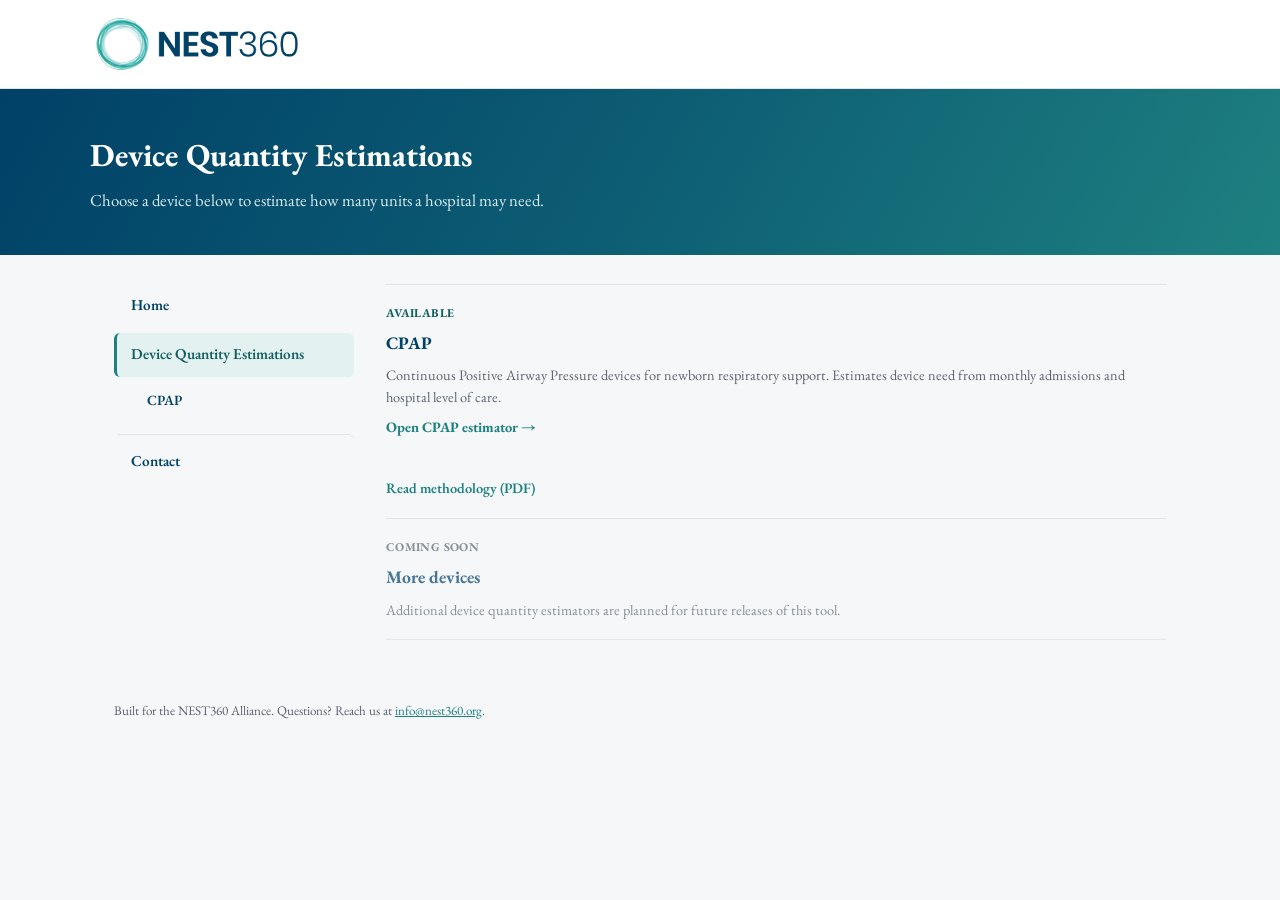
<file: nest360_site/devices.html>
<!DOCTYPE html>
<html lang="en">
<head>
<meta charset="UTF-8">
<meta name="viewport" content="width=device-width, initial-scale=1.0">
<title>Device Quantity Estimations | NEST360</title>
<link rel="icon" type="image/png" href="assets/favicon.png">
<link rel="apple-touch-icon" href="assets/favicon-180.png">
<link rel="preconnect" href="https://fonts.googleapis.com">
<link rel="preconnect" href="https://fonts.gstatic.com" crossorigin>
<link href="https://fonts.googleapis.com/css2?family=EB+Garamond:ital,wght@0,400;0,500;0,600;0,700;1,400&display=swap" rel="stylesheet">
<link rel="stylesheet" href="styles.css">
</head>
<body>

<div class="topbar">
  <div class="topbar-inner">
    <a href="index.html" class="brand">
      <img id="logo" src="assets/nest360-logo.png" alt="NEST360 logo"
           onerror="this.style.display='none'; document.getElementById('logoFallback').style.display='block';" />
      <div id="logoFallback">NEST<span class="accent">360</span></div>
    </a>
  </div>
</div>

<div class="hero">
  <div class="hero-inner">
    <h1>Device Quantity Estimations</h1>
    <p>Choose a device below to estimate how many units a hospital may need.</p>
  </div>
</div>

<div class="layout">

  <aside class="sidebar">
    <nav>
      <a href="index.html">Home</a>
      <a href="devices.html" class="active" aria-current="page">Device Quantity Estimations</a>
      <a href="cpap.html" class="nav-sub">CPAP</a>
      <a href="mailto:info@nest360.org" class="contact-link">Contact</a>
    </nav>
  </aside>

  <main>

  <div class="device-list">

    <div class="device-list-item available">
      <span class="device-status available">Available</span>
      <h3>CPAP</h3>
      <p>Continuous Positive Airway Pressure devices for newborn respiratory support. Estimates device need from monthly admissions and hospital level of care.</p>
      <a class="go-link" href="cpap.html">Open CPAP estimator &rarr;</a>
      &nbsp;&nbsp;<a class="go-link" href="assets/CPAP_Tool_Methodology.pdf" target="_blank" style="font-weight:600;">Read methodology (PDF)</a>
    </div>

    <div class="device-list-item coming-soon">
      <span class="device-status coming-soon">Coming soon</span>
      <h3>More devices</h3>
      <p>Additional device quantity estimators are planned for future releases of this tool.</p>
    </div>

  </div>

  </main>

</div>

<footer>
  <p>Built for the NEST360 Alliance. Questions? Reach us at <a href="mailto:info@nest360.org">info@nest360.org</a>.</p>
</footer>


</body>
</html>
</file>
<file: nest360_site/styles.css>
/* ============================================================================
   NEST360 Device Quantity Estimation Tools — shared stylesheet
   Colors extracted directly from the NEST360 logo file:
     navy #004167 (wordmark), teal #279F9F (ring accent)
   ========================================================================= */

:root {
  --navy: #004167;
  --navy-dark: #002E48;
  --teal: #279F9F;        /* true logo teal — decorative use only */
  --teal-dark: #1E8080;   /* WCAG AA on white (4.71:1) — text/buttons */
  --teal-darker: #145F5F; /* WCAG AA on white (7.42:1) — gradient partner */
  --teal-light: #E3F1F1;
  --gray: #5B6470;
  --lightbg: #F5F7F8;
  --white: #FFFFFF;
  --border: #E0E4E6;

  --brand-gradient: linear-gradient(120deg, var(--navy) 0%, #0B5A72 45%, var(--teal-dark) 100%);
  --button-gradient: linear-gradient(135deg, var(--teal-dark) 0%, var(--teal-darker) 100%);
}

* { box-sizing: border-box; }

body {
  margin: 0;
  font-family: "EB Garamond", Garamond, Georgia, "Times New Roman", serif;
  background: var(--lightbg);
  color: var(--navy);
  line-height: 1.5;
}

a { color: var(--teal-dark); }

/* ---------------------------------------------------------------------- */
/* Top bar: plain white/light background so the logo (navy wordmark)      */
/* stays fully visible and legible, rather than sitting on a navy/teal    */
/* gradient where it loses contrast and disappears.                       */
/* ---------------------------------------------------------------------- */

.topbar {
  background: var(--white);
  border-bottom: 1px solid var(--border);
  padding: 1rem 1.5rem;
}

.topbar-inner {
  max-width: 1100px;
  margin: 0 auto;
  display: flex;
  align-items: center;
}

.brand {
  display: flex;
  align-items: center;
  text-decoration: none;
}

#logo {
  height: 56px;
  width: auto;
  display: block;
}

#logoFallback {
  display: none;
  font-size: 1.6rem;
  font-weight: 800;
  letter-spacing: 0.02em;
  color: var(--navy);
}
#logoFallback .accent { color: var(--teal-dark); }

/* ---------------------------------------------------------------------- */
/* Hero banner                                                            */
/* ---------------------------------------------------------------------- */

.hero {
  background: var(--brand-gradient);
  color: var(--white);
  padding: 2.6rem 1.5rem;
}

.hero-inner {
  max-width: 1100px;
  margin: 0 auto;
}

.hero h1 {
  margin: 0 0 0.6rem 0;
  font-size: 2rem;
  font-weight: 700;
}

.hero p {
  margin: 0;
  color: #D9EEF2;
  font-size: 1.05rem;
  max-width: 640px;
}

/* ---------------------------------------------------------------------- */
/* Layout: left-side vertical nav (with CPAP nested under Device Quantity */
/* Estimations) + main content. Same nav block is reused verbatim on all  */
/* three pages -- only the "active" class differs per page -- so the      */
/* hierarchy and styling can never drift out of sync between pages.       */
/* ---------------------------------------------------------------------- */

.layout {
  max-width: 1100px;
  margin: 0 auto;
  display: flex;
  align-items: flex-start;
  gap: 2rem;
  padding: 1.8rem 1.5rem 3rem 1.5rem;
}

.sidebar {
  flex: 0 0 240px;
  position: sticky;
  top: 1.5rem;
}

.sidebar nav {
  display: flex;
  flex-direction: column;
  gap: 0.35rem;
}

.sidebar nav a {
  display: block;
  padding: 0.65rem 0.9rem;
  border-radius: 6px;
  color: var(--navy);
  text-decoration: none;
  font-weight: 600;
  font-size: 0.95rem;
  border-left: 3px solid transparent;
}

.sidebar nav a:hover { background: var(--lightbg); }

.sidebar nav a.active {
  background: var(--teal-light);
  color: var(--teal-darker);
  border-left: 3px solid var(--teal-dark);
}

.sidebar nav a.nav-sub {
  margin-left: 1rem;
  font-size: 0.88rem;
  font-weight: 600;
  padding-top: 0.5rem;
  padding-bottom: 0.5rem;
}

.sidebar nav a.contact-link {
  margin-top: 0.6rem;
  border-top: 1px solid var(--border);
  padding-top: 0.9rem;
}

@media (max-width: 700px) {
  .layout { flex-direction: column; }
  .sidebar { position: static; width: 100%; flex-basis: auto; }
  .sidebar nav { flex-direction: row; flex-wrap: wrap; }
  .sidebar nav a.nav-sub { margin-left: 0; }
}

/* ---------------------------------------------------------------------- */
/* Layout                                                                  */
/* ---------------------------------------------------------------------- */

main {
  flex: 1;
  min-width: 0;
}

.card {
  background: var(--white);
  border: 1px solid var(--border);
  border-radius: 2px;
  padding: 1.6rem;
  margin-bottom: 1.4rem;
}

.card h2 {
  font-size: 1.15rem;
  margin: 0 0 1rem 0;
  border-bottom: 2px solid var(--teal);
  padding-bottom: 0.5rem;
}

/* ---------------------------------------------------------------------- */
/* Advisory note (replaces a generic amber warning-box pattern with a      */
/* NEST360-colored callout: teal-tinted background, navy text, teal       */
/* left accent bar and a small marker icon instead of a caution color)    */
/* ---------------------------------------------------------------------- */

.advisory-note {
  display: flex;
  gap: 0.8rem;
  align-items: flex-start;
  background: linear-gradient(135deg, var(--teal-light) 0%, #EEF7F7 100%);
  border-left: 4px solid var(--teal-dark);
  color: var(--navy);
  padding: 1rem 1.1rem;
  border-radius: 8px;
  margin-bottom: 1.4rem;
  font-size: 0.9rem;
}

.advisory-note .icon {
  flex: 0 0 auto;
  width: 26px;
  height: 26px;
  border-radius: 50%;
  background: var(--teal-dark);
  color: var(--white);
  display: flex;
  align-items: center;
  justify-content: center;
  font-weight: 800;
  font-size: 0.95rem;
}

.advisory-note strong { color: var(--navy); }

/* ---------------------------------------------------------------------- */
/* Form controls                                                          */
/* ---------------------------------------------------------------------- */

label {
  display: block;
  font-weight: 600;
  font-size: 0.92rem;
  margin-bottom: 0.35rem;
  margin-top: 1rem;
}

label:first-child { margin-top: 0; }

input[type="number"], select {
  width: 100%;
  padding: 0.6rem 0.7rem;
  font-size: 1rem;
  border: 1px solid var(--border);
  border-radius: 6px;
  background: var(--white);
  color: var(--navy);
  font-family: inherit;
}

input[type="number"]:focus, select:focus {
  outline: none;
  border-color: var(--teal-dark);
  box-shadow: 0 0 0 3px var(--teal-light);
}

.level-help {
  font-size: 0.85rem;
  color: var(--gray);
  margin-top: 0.35rem;
}

button {
  margin-top: 1.4rem;
  width: 100%;
  background: var(--button-gradient);
  color: var(--white);
  border: none;
  border-radius: 6px;
  padding: 0.75rem;
  font-size: 1.02rem;
  font-weight: 700;
  cursor: pointer;
}

button:hover { filter: brightness(1.08); }

/* ---------------------------------------------------------------------- */
/* Results                                                                 */
/* ---------------------------------------------------------------------- */

#results { display: none; }

.result-hero {
  text-align: center;
  padding: 1.4rem 0 1rem 0;
  background: var(--teal-light);
  border-radius: 8px;
}

.result-hero .n {
  font-size: 3.2rem;
  font-weight: 700;
  color: var(--navy);
  line-height: 1;
}

.result-hero .label {
  color: var(--gray);
  font-size: 0.95rem;
  margin-top: 0.4rem;
}

.result-hero .ci {
  margin-top: 0.7rem;
  font-size: 1.05rem;
  color: var(--teal-dark);
  font-weight: 700;
}

table {
  width: 100%;
  border-collapse: collapse;
  font-size: 0.9rem;
  margin-top: 0.5rem;
}

th, td {
  text-align: left;
  padding: 0.5rem 0.6rem;
  border-bottom: 1px solid var(--border);
}

th {
  background: var(--navy);
  color: var(--white);
  font-weight: 600;
}

tr:last-child td { border-bottom: none; }

.breakdown-step {
  display: flex;
  justify-content: space-between;
  padding: 0.5rem 0;
  border-bottom: 1px dashed var(--border);
  font-size: 0.92rem;
}

.breakdown-step:last-child { border-bottom: none; }

.breakdown-step .k { color: var(--gray); }
.breakdown-step .v { font-weight: 600; color: var(--navy); }

details { margin-top: 1rem; }

summary {
  cursor: pointer;
  font-weight: 600;
  font-size: 0.92rem;
  color: var(--teal-dark);
}

/* ---------------------------------------------------------------------- */
/* Formula block — shown openly, not tucked behind a click                 */
/* ---------------------------------------------------------------------- */

.formula-block {
  margin-top: 1.2rem;
  background: var(--lightbg);
  border: 1px solid var(--border);
  border-radius: 8px;
  padding: 1rem 1.1rem;
}

.formula-block h3 {
  margin: 0 0 0.6rem 0;
  font-size: 0.95rem;
  color: var(--navy);
}

.formula-expression {
  font-family: "Courier New", Courier, monospace;
  font-size: 0.88rem;
  color: var(--navy-dark);
  background: var(--white);
  border: 1px solid var(--border);
  border-radius: 6px;
  padding: 0.6rem 0.8rem;
  margin: 0 0 0.6rem 0;
  overflow-x: auto;
}

.formula-expression:last-child { margin-bottom: 0; }

.note {
  font-size: 0.85rem;
  color: var(--gray);
  font-style: italic;
  margin-top: 0.8rem;
}

.considerations-list {
  margin: 0;
  padding-left: 1.2rem;
  color: var(--navy);
  font-size: 0.92rem;
  line-height: 1.6;
}

.considerations-list li { margin-bottom: 0.5rem; }
.considerations-list li:last-child { margin-bottom: 0; }

/* ---------------------------------------------------------------------- */
/* Device list (Device Quantity Estimations hub page)                     */
/* Plain divided rows, not boxed/rounded tiles -- differentiation between */
/* available and coming-soon items comes from the status label and text  */
/* weight, not from colored accent borders or card chrome.                */
/* ---------------------------------------------------------------------- */

.device-list {
  border-top: 1px solid var(--border);
}

.device-list-item {
  padding: 1.2rem 0;
  border-bottom: 1px solid var(--border);
  display: flex;
  flex-direction: column;
  gap: 0.5rem;
}

.device-list-item.coming-soon { opacity: 0.7; }

.device-list-item h3 {
  margin: 0;
  font-size: 1.1rem;
  color: var(--navy);
}

.device-list-item p {
  margin: 0;
  font-size: 0.9rem;
  color: var(--gray);
}

.device-status {
  display: inline-block;
  font-size: 0.75rem;
  font-weight: 700;
  text-transform: uppercase;
  letter-spacing: 0.03em;
  width: fit-content;
}

.device-status.available { color: var(--teal-darker); }
.device-status.coming-soon { color: var(--gray); }

.device-list-item .go-link {
  text-decoration: none;
  font-weight: 700;
  color: var(--teal-dark);
  font-size: 0.9rem;
}

/* ---------------------------------------------------------------------- */
/* Footer                                                                  */
/* ---------------------------------------------------------------------- */

footer {
  max-width: 1100px;
  margin: 0 auto;
  padding: 0 1.5rem 3rem 1.5rem;
  font-size: 0.82rem;
  color: var(--gray);
}

footer h3 {
  font-size: 0.95rem;
  color: var(--navy);
  margin-bottom: 0.4rem;
}
</file>
